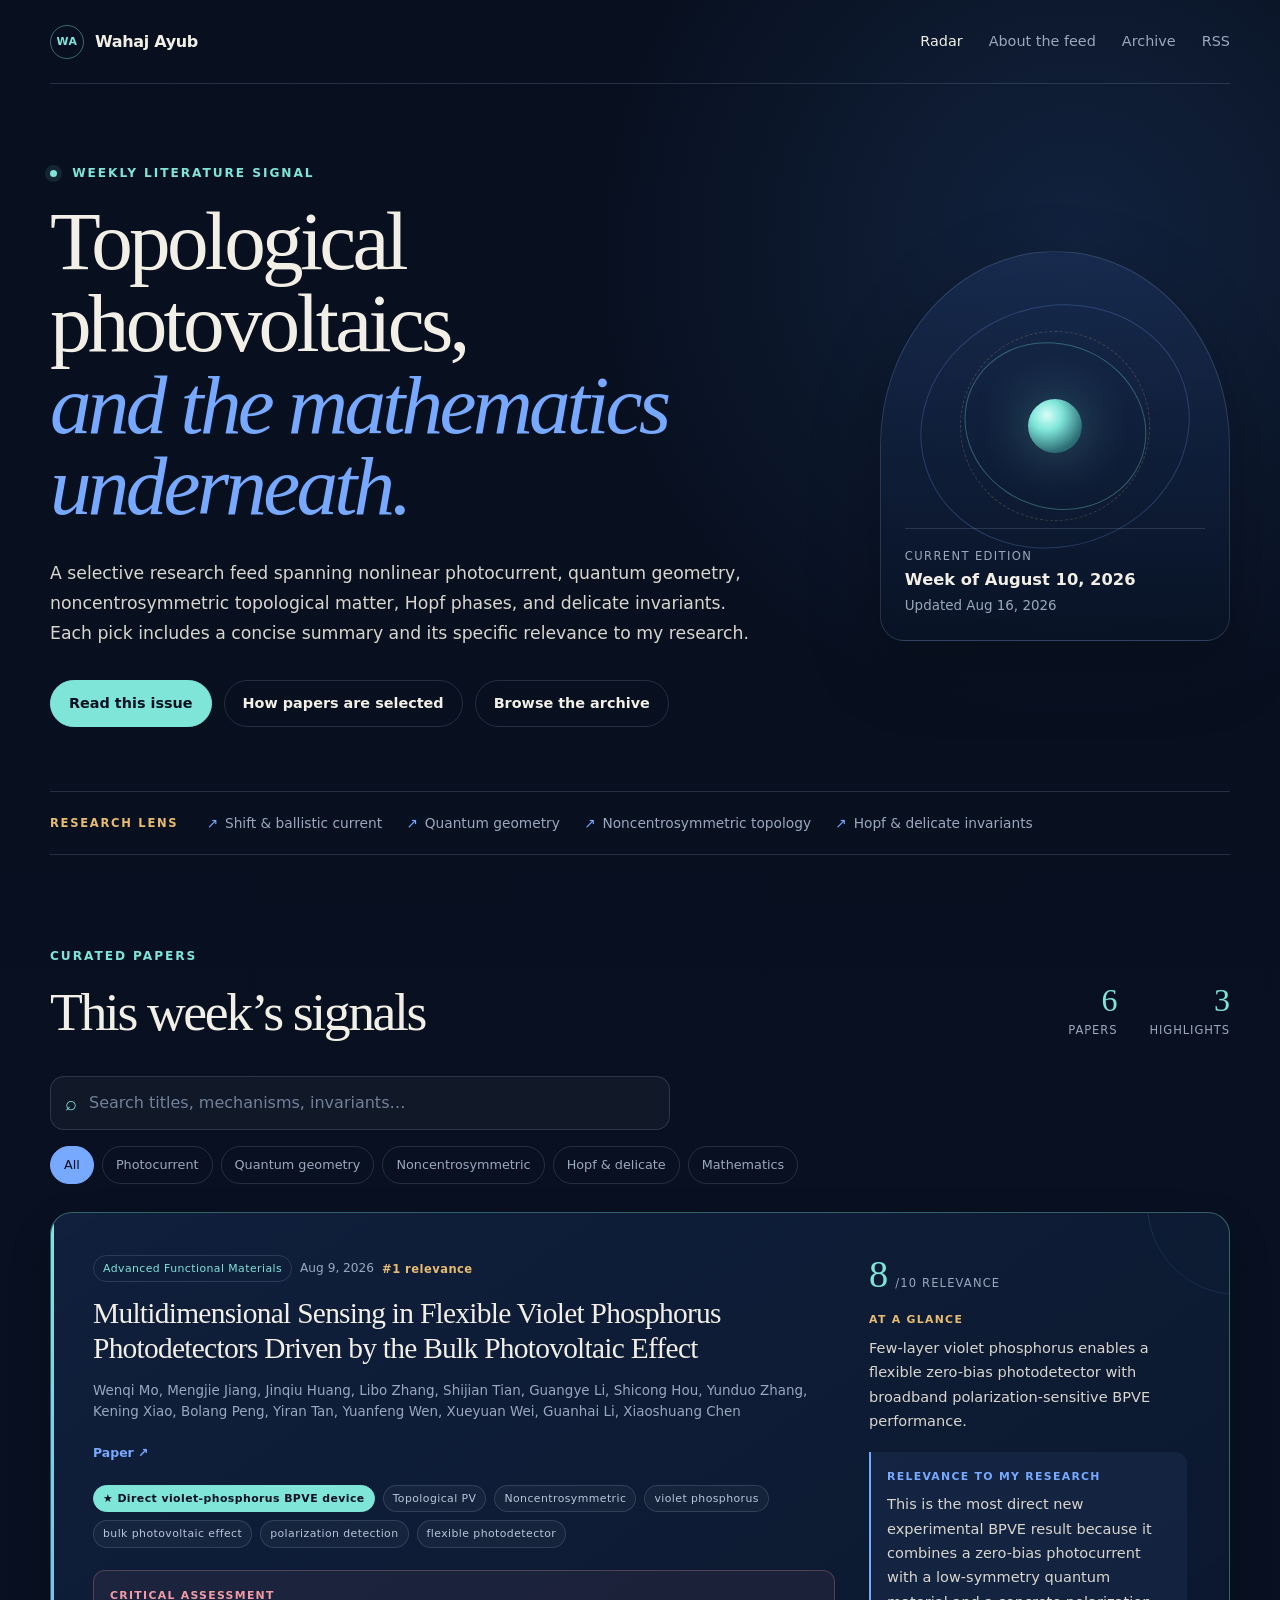
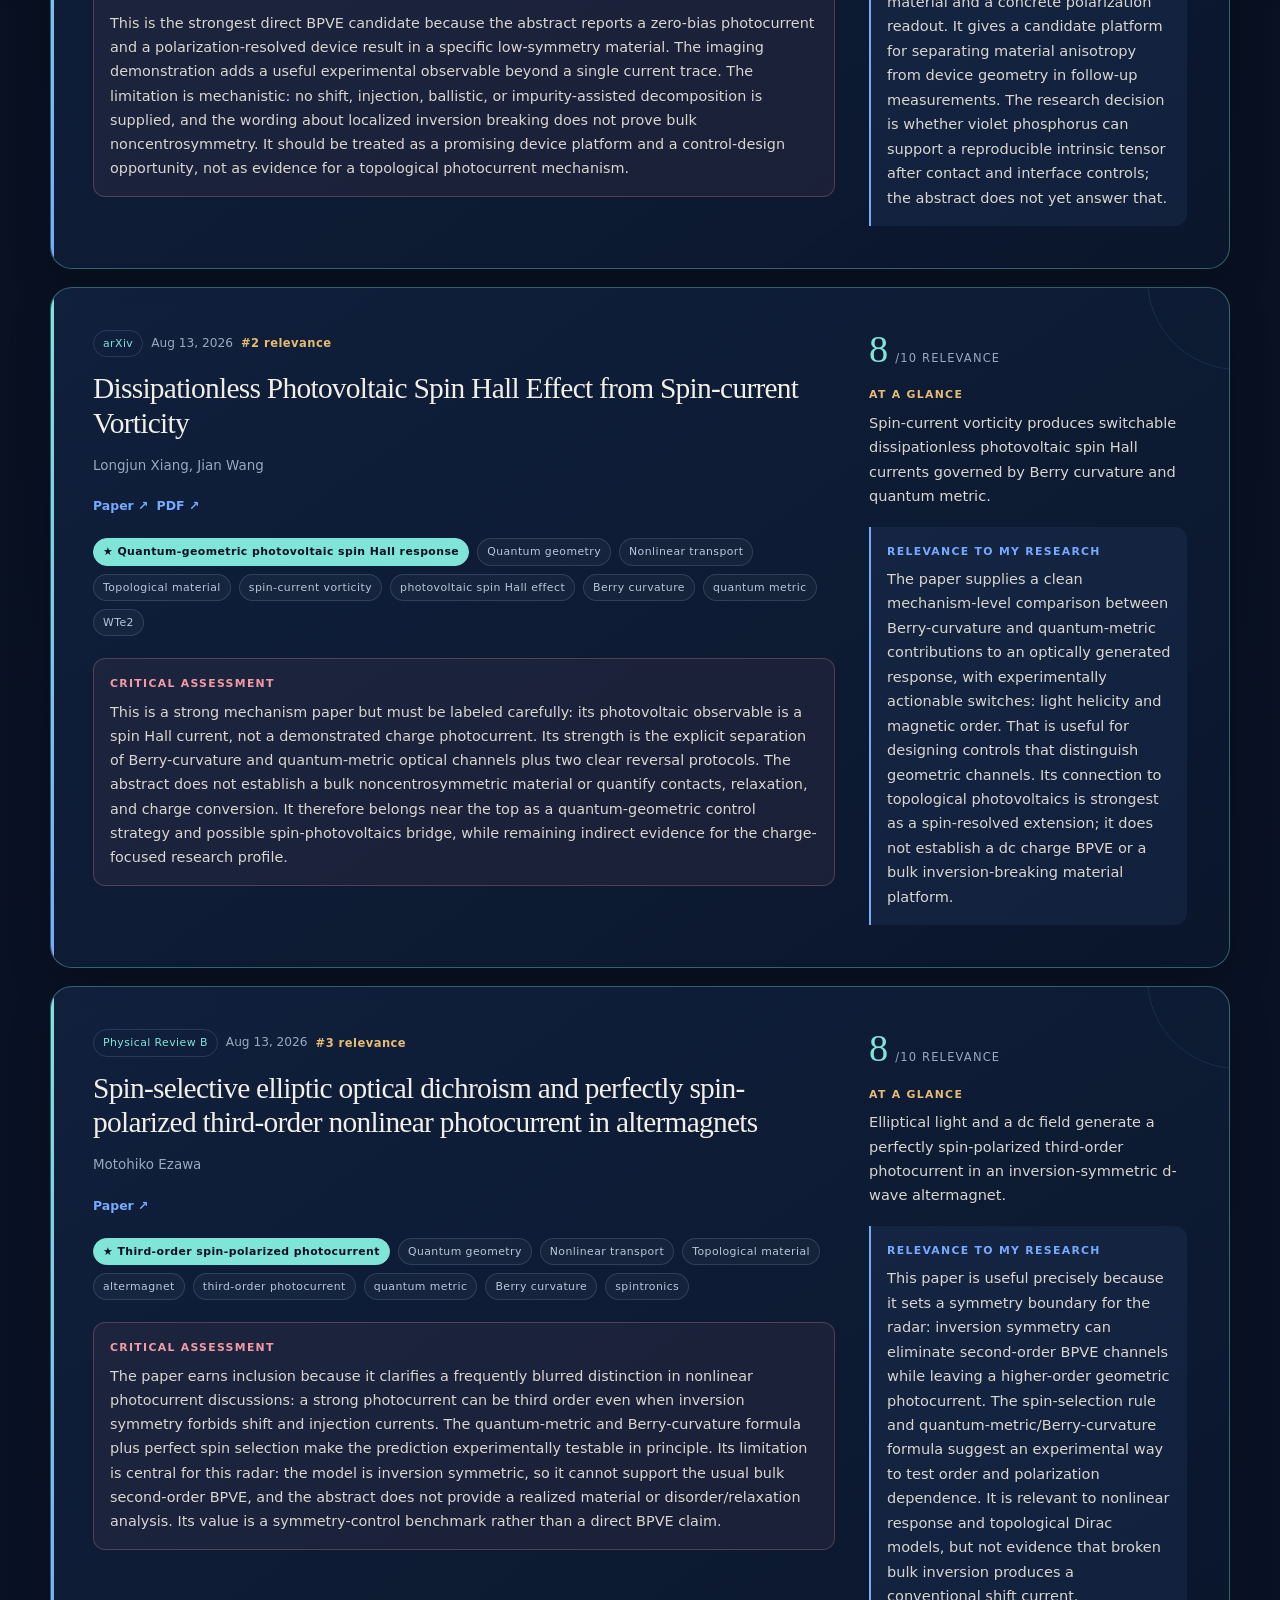
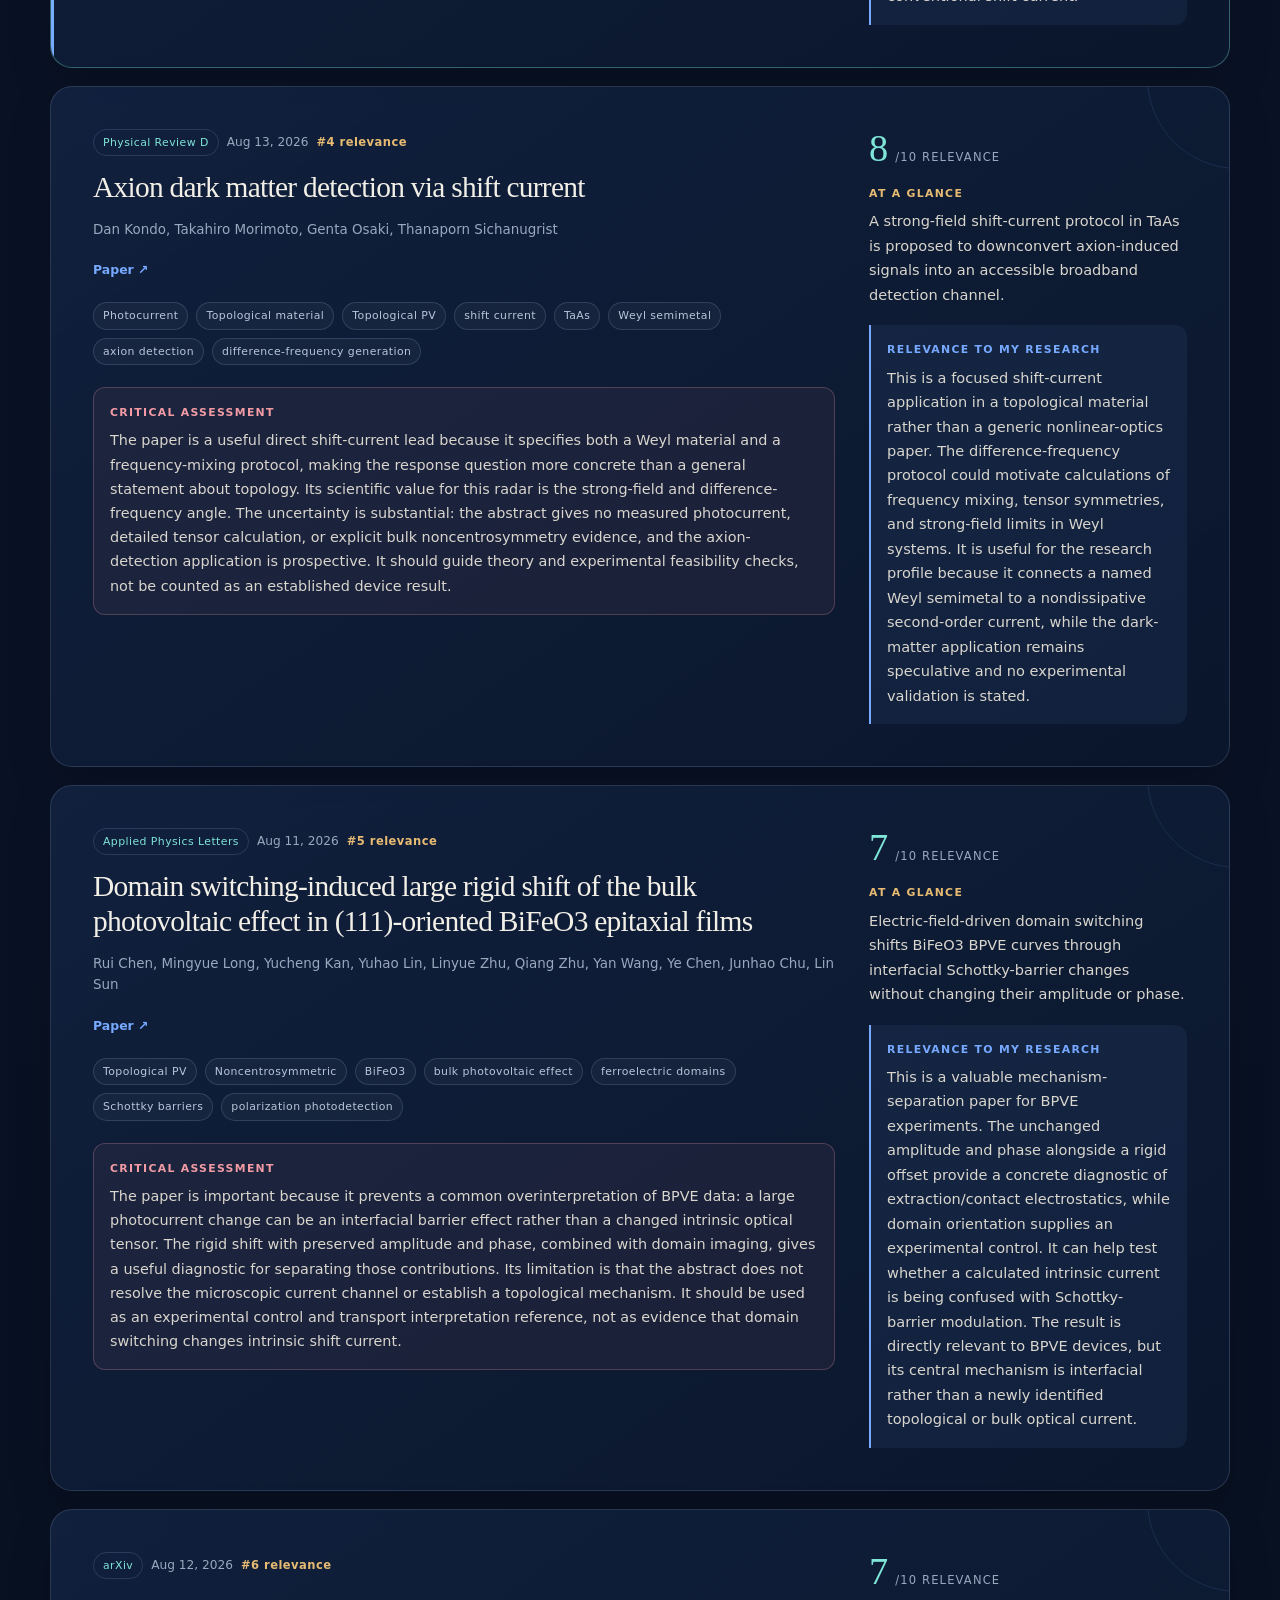
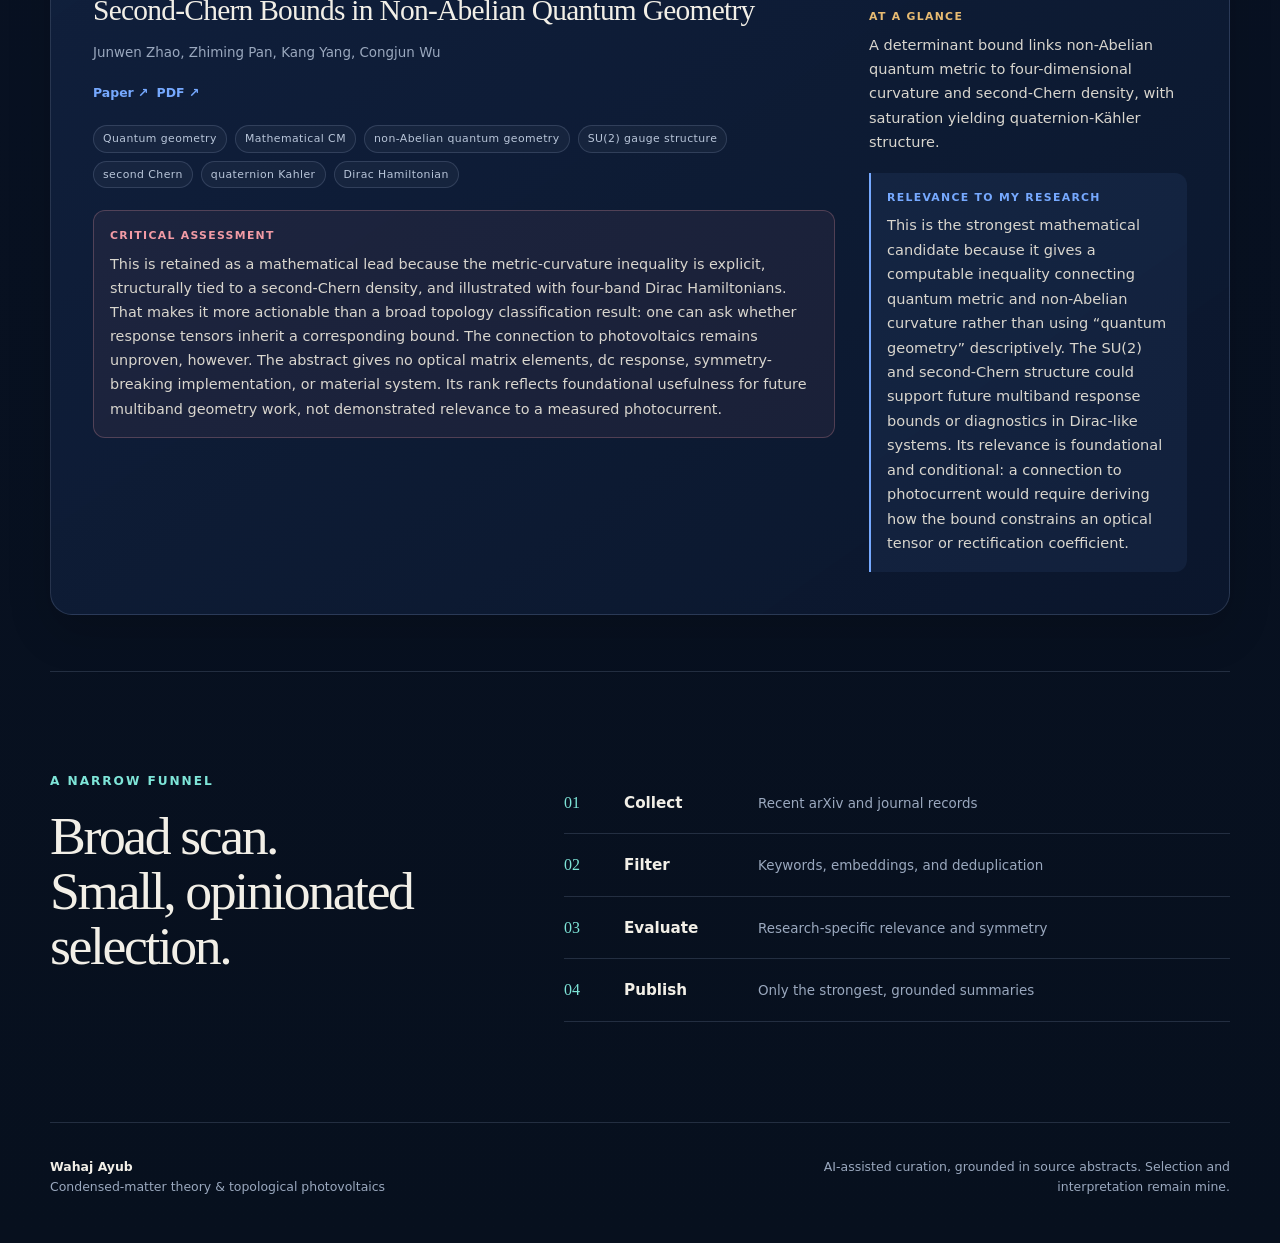
<file: index.html>
<!doctype html>
<html lang="en">
<head>
  <meta charset="utf-8">
  <meta name="viewport" content="width=device-width, initial-scale=1">
  <meta name="description" content="Wahaj Ayub's research radar for topological photovoltaics, quantum geometry, noncentrosymmetric materials, and mathematical condensed matter.">
  <meta name="theme-color" content="#08101f">
  <meta property="og:title" content="Wahaj Ayub — Research Radar">
  <meta property="og:description" content="Weekly signals from topological photovoltaics, quantum geometry, and the mathematics underneath.">
  <meta property="og:type" content="website">
  <meta property="og:url" content="https://wahajayub.me/">
  <link rel="canonical" href="https://wahajayub.me/">
  <link rel="alternate" type="application/rss+xml" title="Wahaj Ayub Research Radar" href="/feed.xml">
  <link rel="stylesheet" href="/styles.css">
  <link rel="icon" href="data:image/svg+xml,<svg xmlns=%22http://www.w3.org/2000/svg%22 viewBox=%220 0 100 100%22><text y=%22.9em%22 font-size=%2290%22>◈</text></svg>">
  <title>Wahaj Ayub — Research Radar</title>
</head>
<body>
  <a class="skip-link" href="#papers">Skip to papers</a>

  <header class="site-header">
    <a class="wordmark" href="/" aria-label="Wahaj Ayub home">
      <span class="wordmark-mark" aria-hidden="true">WA</span>
      <span>Wahaj Ayub</span>
    </a>
    <nav class="site-nav" aria-label="Primary navigation">
      <a class="active" href="/">Radar</a>
      <a href="/about.html">About the feed</a>
      <a href="/archive.html">Archive</a>
      <a href="/feed.xml">RSS</a>
    </nav>
  </header>

  <main>
    <section class="hero" aria-labelledby="page-title">
      <div class="hero-copy">
        <p class="eyebrow"><span class="live-dot" aria-hidden="true"></span> Weekly literature signal</p>
        <h1 id="page-title">Topological photovoltaics,<br><em>and the mathematics underneath.</em></h1>
        <p class="hero-intro">
          A selective research feed spanning nonlinear photocurrent, quantum geometry,
          noncentrosymmetric topological matter, Hopf phases, and delicate invariants.
          Each pick includes a concise summary and its specific relevance to my research.
        </p>
        <div class="hero-actions">
          <a class="button primary" href="#papers">Read this issue</a>
          <a class="button ghost" href="/about.html">How papers are selected</a>
          <a class="button ghost" href="/archive.html">Browse the archive</a>
        </div>
      </div>

      <aside class="signal-panel" aria-label="Current edition">
        <div class="signal-orbit" aria-hidden="true">
          <span class="orbit orbit-one"></span>
          <span class="orbit orbit-two"></span>
          <span class="orbit-core"></span>
        </div>
        <div class="signal-meta">
          <span class="signal-label">Current edition</span>
          <strong id="edition-label">Loading…</strong>
          <span id="updated-label">Checking the feed</span>
        </div>
      </aside>
    </section>

    <section class="lens-strip" aria-label="Research priorities">
      <span class="lens-label">Research lens</span>
      <div class="lens-items">
        <span>Shift &amp; ballistic current</span>
        <span>Quantum geometry</span>
        <span>Noncentrosymmetric topology</span>
        <span>Hopf &amp; delicate invariants</span>
      </div>
    </section>

    <section class="feed-section" id="papers" aria-labelledby="papers-title">
      <div class="section-heading">
        <div>
          <p class="eyebrow">Curated papers</p>
          <h2 id="papers-title">This week’s signals</h2>
        </div>
        <div class="issue-stats" aria-live="polite">
          <div><strong id="paper-count">—</strong><span>papers</span></div>
          <div><strong id="highlight-count">—</strong><span>highlights</span></div>
        </div>
      </div>

      <div class="controls" aria-label="Paper filters">
        <label class="search-box">
          <span class="sr-only">Search papers</span>
          <span aria-hidden="true">⌕</span>
          <input id="paper-search" type="search" placeholder="Search titles, mechanisms, invariants…" autocomplete="off">
        </label>
        <div class="filter-row" id="filter-row" role="group" aria-label="Filter by topic">
          <button class="filter active" type="button" data-filter="all" aria-pressed="true">All</button>
          <button class="filter" type="button" data-filter="shift_current" aria-pressed="false">Photocurrent</button>
          <button class="filter" type="button" data-filter="quantum_geometry" aria-pressed="false">Quantum geometry</button>
          <button class="filter" type="button" data-filter="noncentrosymmetric_materials" aria-pressed="false">Noncentrosymmetric</button>
          <button class="filter" type="button" data-filter="hopf_topology" aria-pressed="false">Hopf &amp; delicate</button>
          <button class="filter" type="button" data-filter="mathematical_condensed_matter" aria-pressed="false">Mathematics</button>
        </div>
      </div>

      <div class="feed-notice" id="feed-notice" hidden></div>
      <div class="paper-list" id="paper-list" aria-live="polite">
        <article class="paper-card skeleton-card" aria-label="Loading paper">
          <div class="skeleton line short"></div>
          <div class="skeleton line title"></div>
          <div class="skeleton line"></div>
          <div class="skeleton block"></div>
        </article>
      </div>
      <div class="empty-state" id="empty-state" hidden>
        <span aria-hidden="true">∅</span>
        <h3>No matching signals</h3>
        <p>Try a broader topic or clear the search.</p>
      </div>
    </section>

    <section class="method-preview">
      <div>
        <p class="eyebrow">A narrow funnel</p>
        <h2>Broad scan.<br>Small, opinionated selection.</h2>
      </div>
      <ol class="funnel" aria-label="Selection process">
        <li><span>01</span><strong>Collect</strong><small>Recent arXiv and journal records</small></li>
        <li><span>02</span><strong>Filter</strong><small>Keywords, embeddings, and deduplication</small></li>
        <li><span>03</span><strong>Evaluate</strong><small>Research-specific relevance and symmetry</small></li>
        <li><span>04</span><strong>Publish</strong><small>Only the strongest, grounded summaries</small></li>
      </ol>
    </section>
  </main>

  <footer class="site-footer">
    <div>
      <strong>Wahaj Ayub</strong>
      <span>Condensed-matter theory &amp; topological photovoltaics</span>
    </div>
    <p>AI-assisted curation, grounded in source abstracts. Selection and interpretation remain mine.</p>
  </footer>

  <script src="/app.js?v=20260721-4" defer></script>
</body>
</html>
</file>
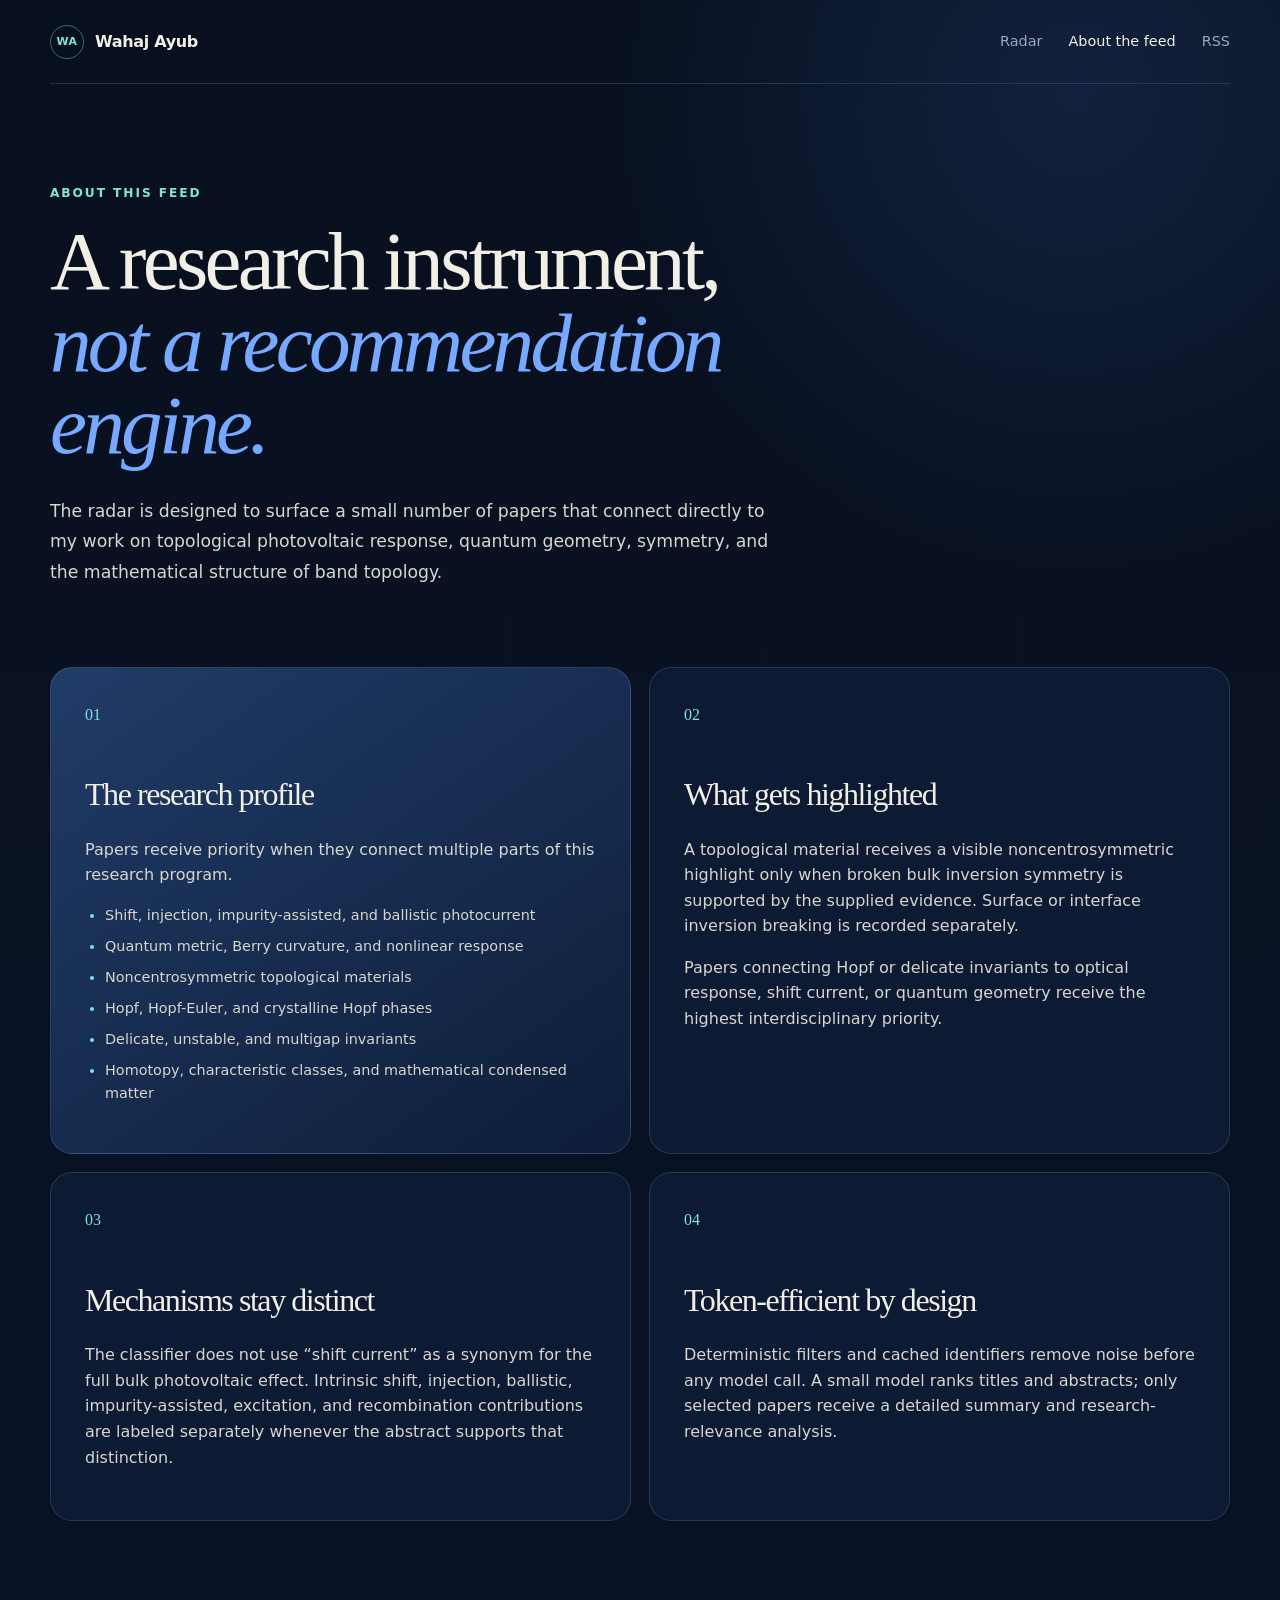
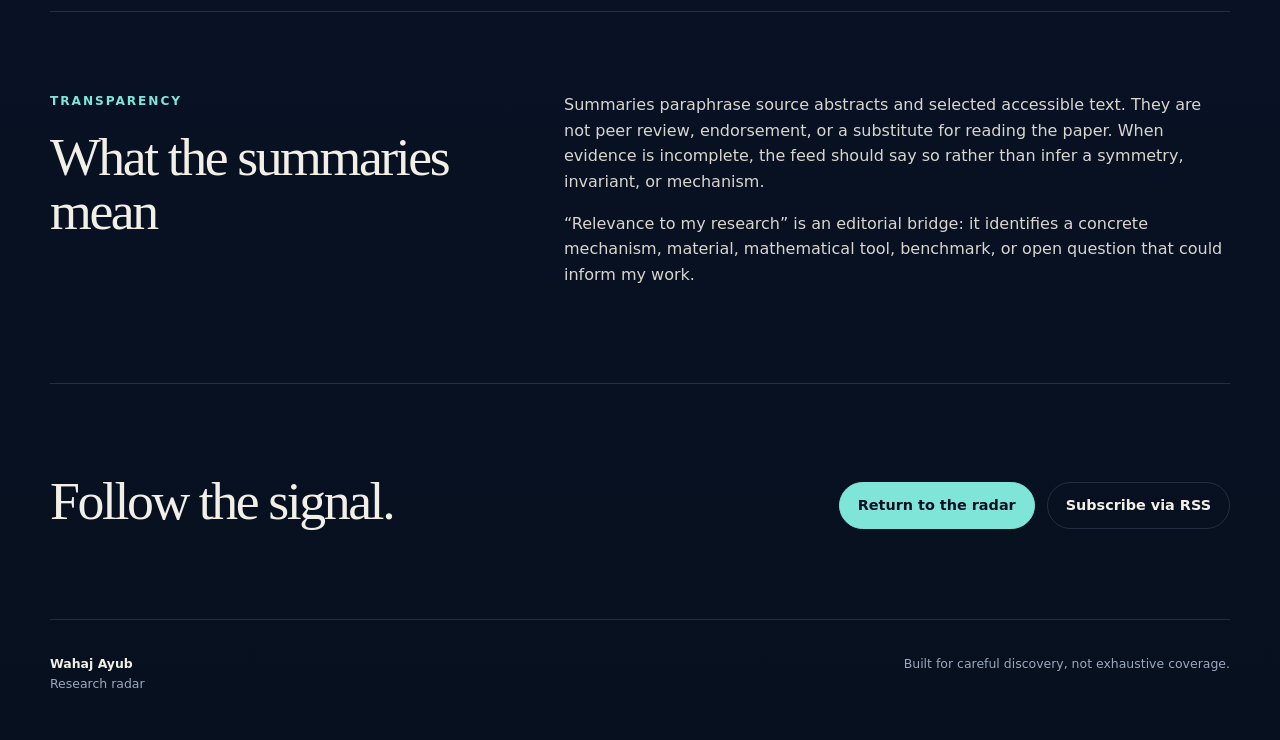
<file: about.html>
<!doctype html>
<html lang="en">
<head>
  <meta charset="utf-8">
  <meta name="viewport" content="width=device-width, initial-scale=1">
  <meta name="description" content="How Wahaj Ayub's research radar selects, evaluates, and summarizes papers.">
  <meta name="theme-color" content="#08101f">
  <link rel="stylesheet" href="/styles.css">
  <link rel="canonical" href="https://wahajayub.me/about.html">
  <title>About the feed — Wahaj Ayub</title>
</head>
<body>
  <a class="skip-link" href="#content">Skip to content</a>
  <header class="site-header">
    <a class="wordmark" href="/" aria-label="Wahaj Ayub home">
      <span class="wordmark-mark" aria-hidden="true">WA</span>
      <span>Wahaj Ayub</span>
    </a>
    <nav class="site-nav" aria-label="Primary navigation">
      <a href="/">Radar</a>
      <a class="active" href="/about.html">About the feed</a>
      <a href="/feed.xml">RSS</a>
    </nav>
  </header>

  <main id="content" class="about-main">
    <section class="about-hero">
      <p class="eyebrow">About this feed</p>
      <h1>A research instrument,<br><em>not a recommendation engine.</em></h1>
      <p>
        The radar is designed to surface a small number of papers that connect directly to
        my work on topological photovoltaic response, quantum geometry, symmetry, and the
        mathematical structure of band topology.
      </p>
    </section>

    <section class="about-grid">
      <article class="about-card accent-card">
        <span class="card-index">01</span>
        <h2>The research profile</h2>
        <p>Papers receive priority when they connect multiple parts of this research program.</p>
        <ul class="topic-list">
          <li>Shift, injection, impurity-assisted, and ballistic photocurrent</li>
          <li>Quantum metric, Berry curvature, and nonlinear response</li>
          <li>Noncentrosymmetric topological materials</li>
          <li>Hopf, Hopf-Euler, and crystalline Hopf phases</li>
          <li>Delicate, unstable, and multigap invariants</li>
          <li>Homotopy, characteristic classes, and mathematical condensed matter</li>
        </ul>
      </article>

      <article class="about-card">
        <span class="card-index">02</span>
        <h2>What gets highlighted</h2>
        <p>
          A topological material receives a visible noncentrosymmetric highlight only when
          broken bulk inversion symmetry is supported by the supplied evidence. Surface or
          interface inversion breaking is recorded separately.
        </p>
        <p>
          Papers connecting Hopf or delicate invariants to optical response, shift current,
          or quantum geometry receive the highest interdisciplinary priority.
        </p>
      </article>

      <article class="about-card">
        <span class="card-index">03</span>
        <h2>Mechanisms stay distinct</h2>
        <p>
          The classifier does not use “shift current” as a synonym for the full bulk
          photovoltaic effect. Intrinsic shift, injection, ballistic, impurity-assisted,
          excitation, and recombination contributions are labeled separately whenever the
          abstract supports that distinction.
        </p>
      </article>

      <article class="about-card">
        <span class="card-index">04</span>
        <h2>Token-efficient by design</h2>
        <p>
          Deterministic filters and cached identifiers remove noise before any model call.
          A small model ranks titles and abstracts; only selected papers receive a detailed
          summary and research-relevance analysis.
        </p>
      </article>
    </section>

    <section class="transparency">
      <div>
        <p class="eyebrow">Transparency</p>
        <h2>What the summaries mean</h2>
      </div>
      <div class="transparency-copy">
        <p>
          Summaries paraphrase source abstracts and selected accessible text. They are not
          peer review, endorsement, or a substitute for reading the paper. When evidence is
          incomplete, the feed should say so rather than infer a symmetry, invariant, or mechanism.
        </p>
        <p>
          “Relevance to my research” is an editorial bridge: it identifies a concrete mechanism,
          material, mathematical tool, benchmark, or open question that could inform my work.
        </p>
      </div>
    </section>

    <section class="about-cta">
      <h2>Follow the signal.</h2>
      <div>
        <a class="button primary" href="/">Return to the radar</a>
        <a class="button ghost" href="/feed.xml">Subscribe via RSS</a>
      </div>
    </section>
  </main>

  <footer class="site-footer">
    <div><strong>Wahaj Ayub</strong><span>Research radar</span></div>
    <p>Built for careful discovery, not exhaustive coverage.</p>
  </footer>
</body>
</html>
</file>
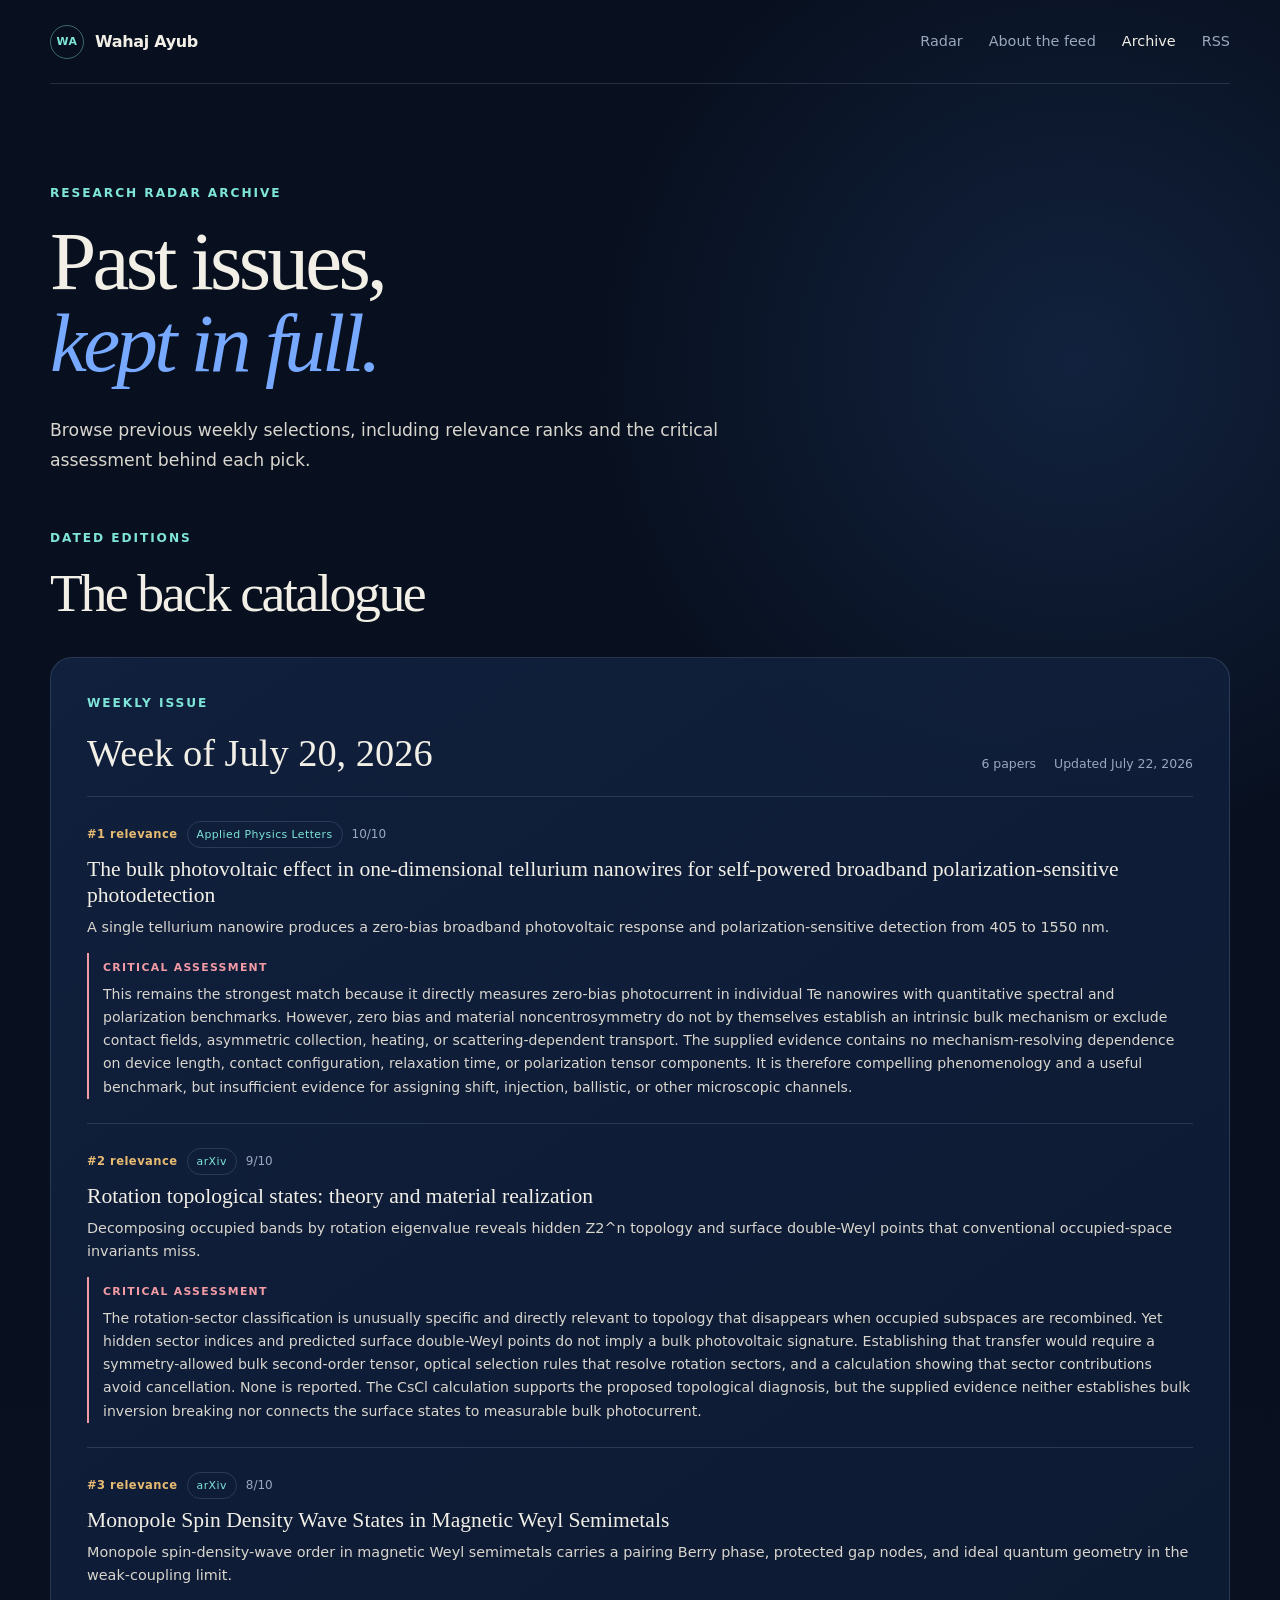
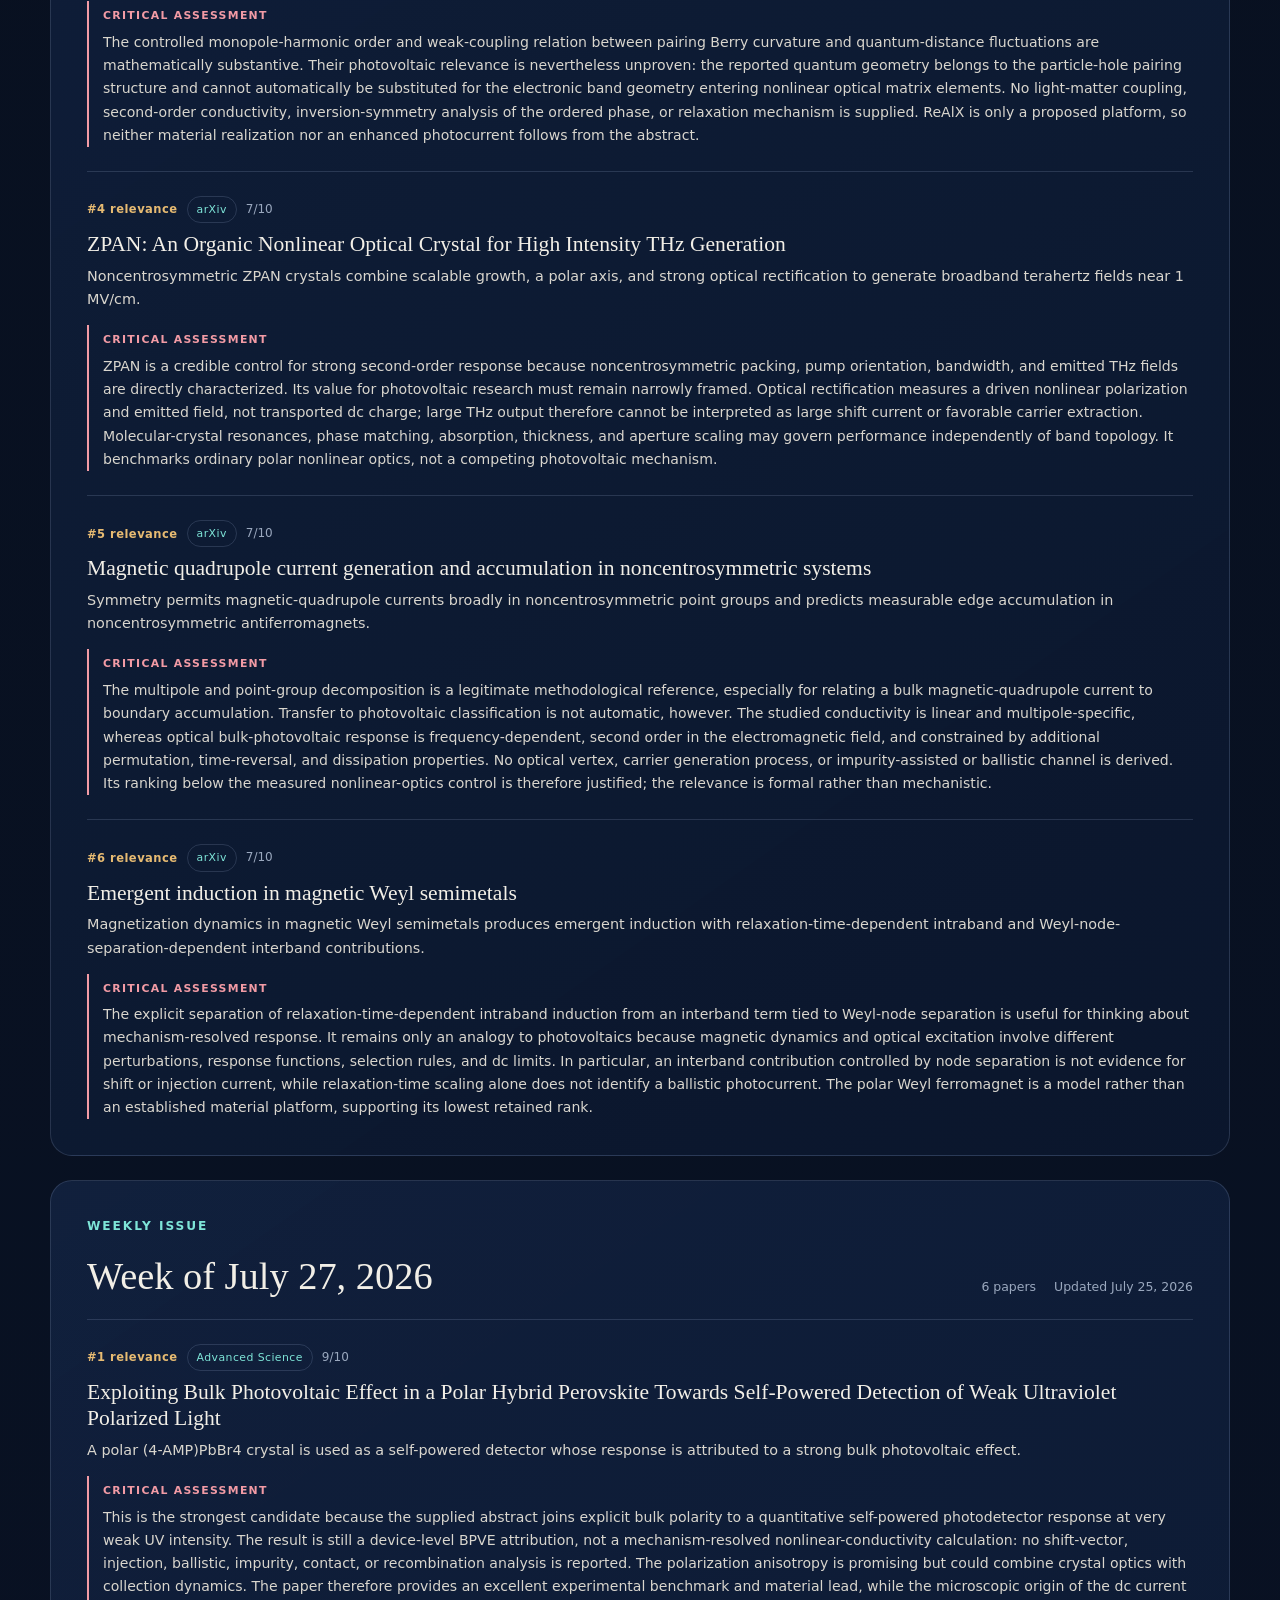
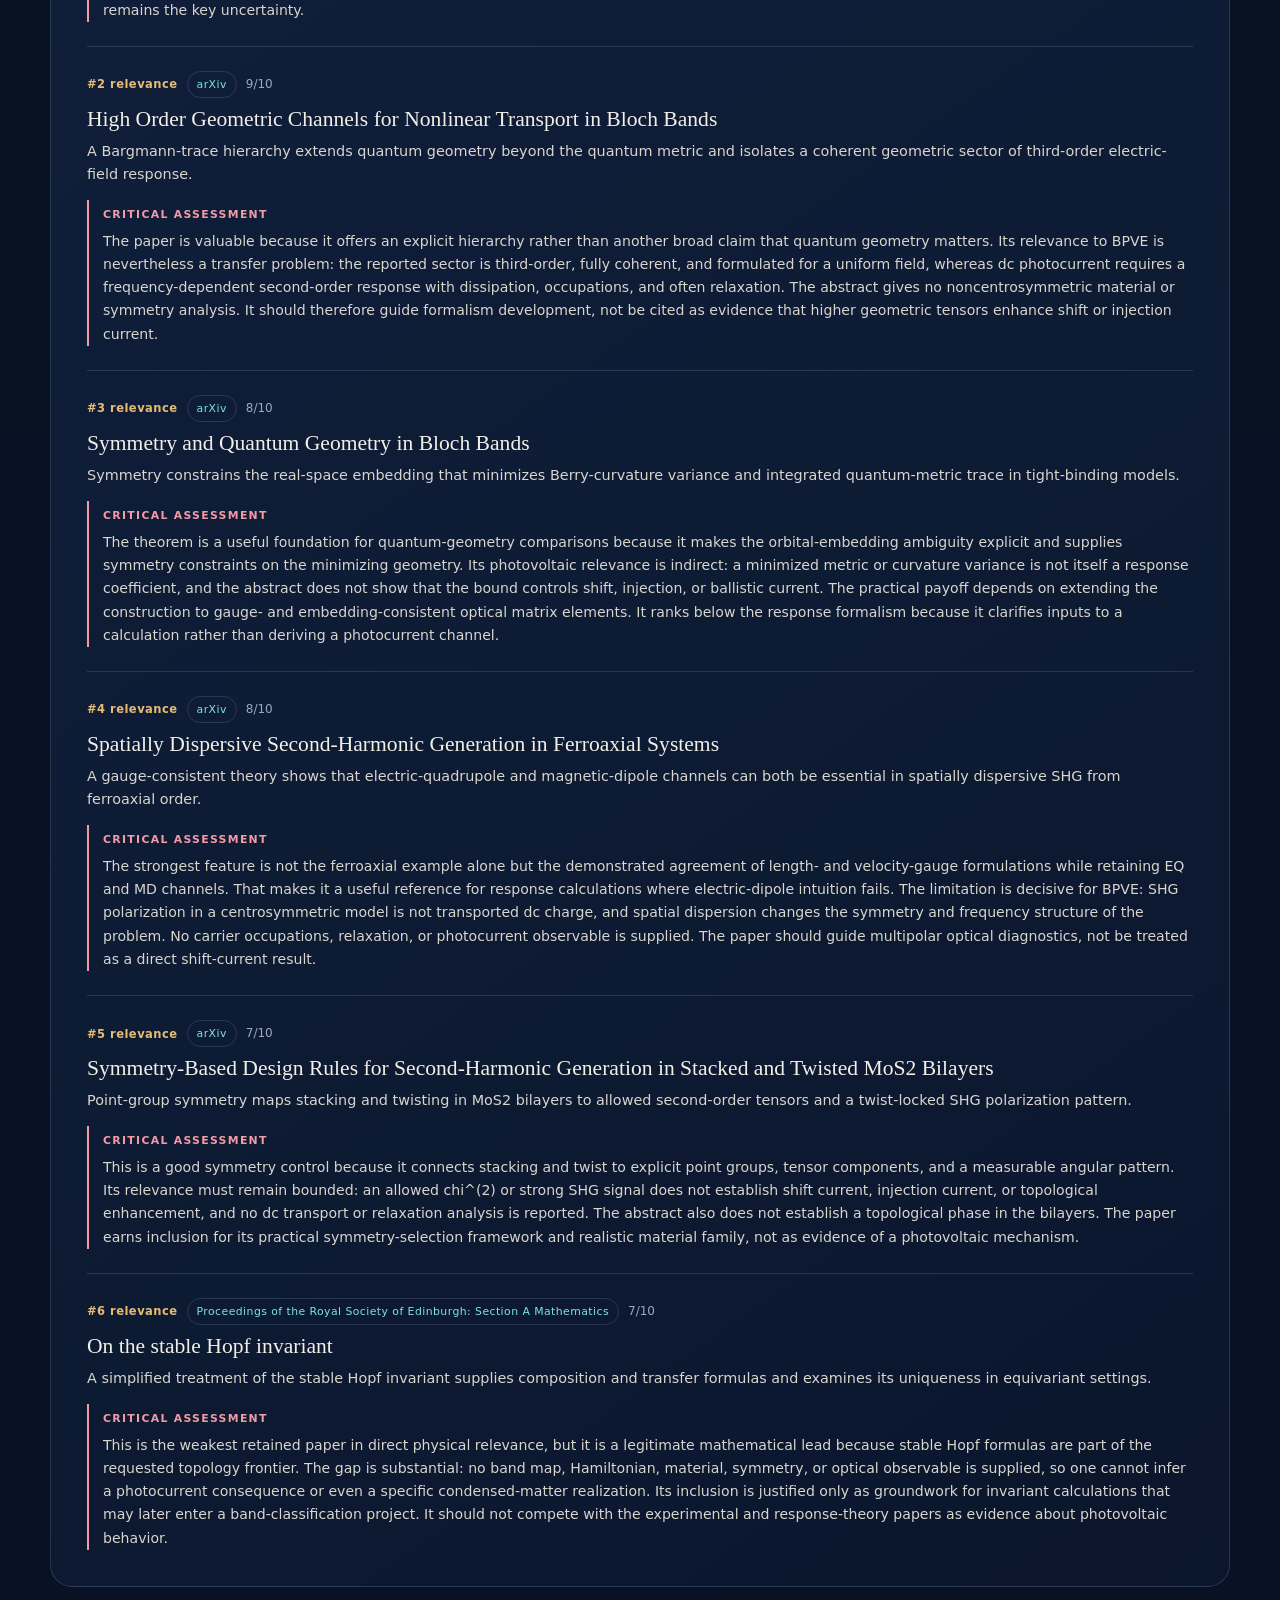
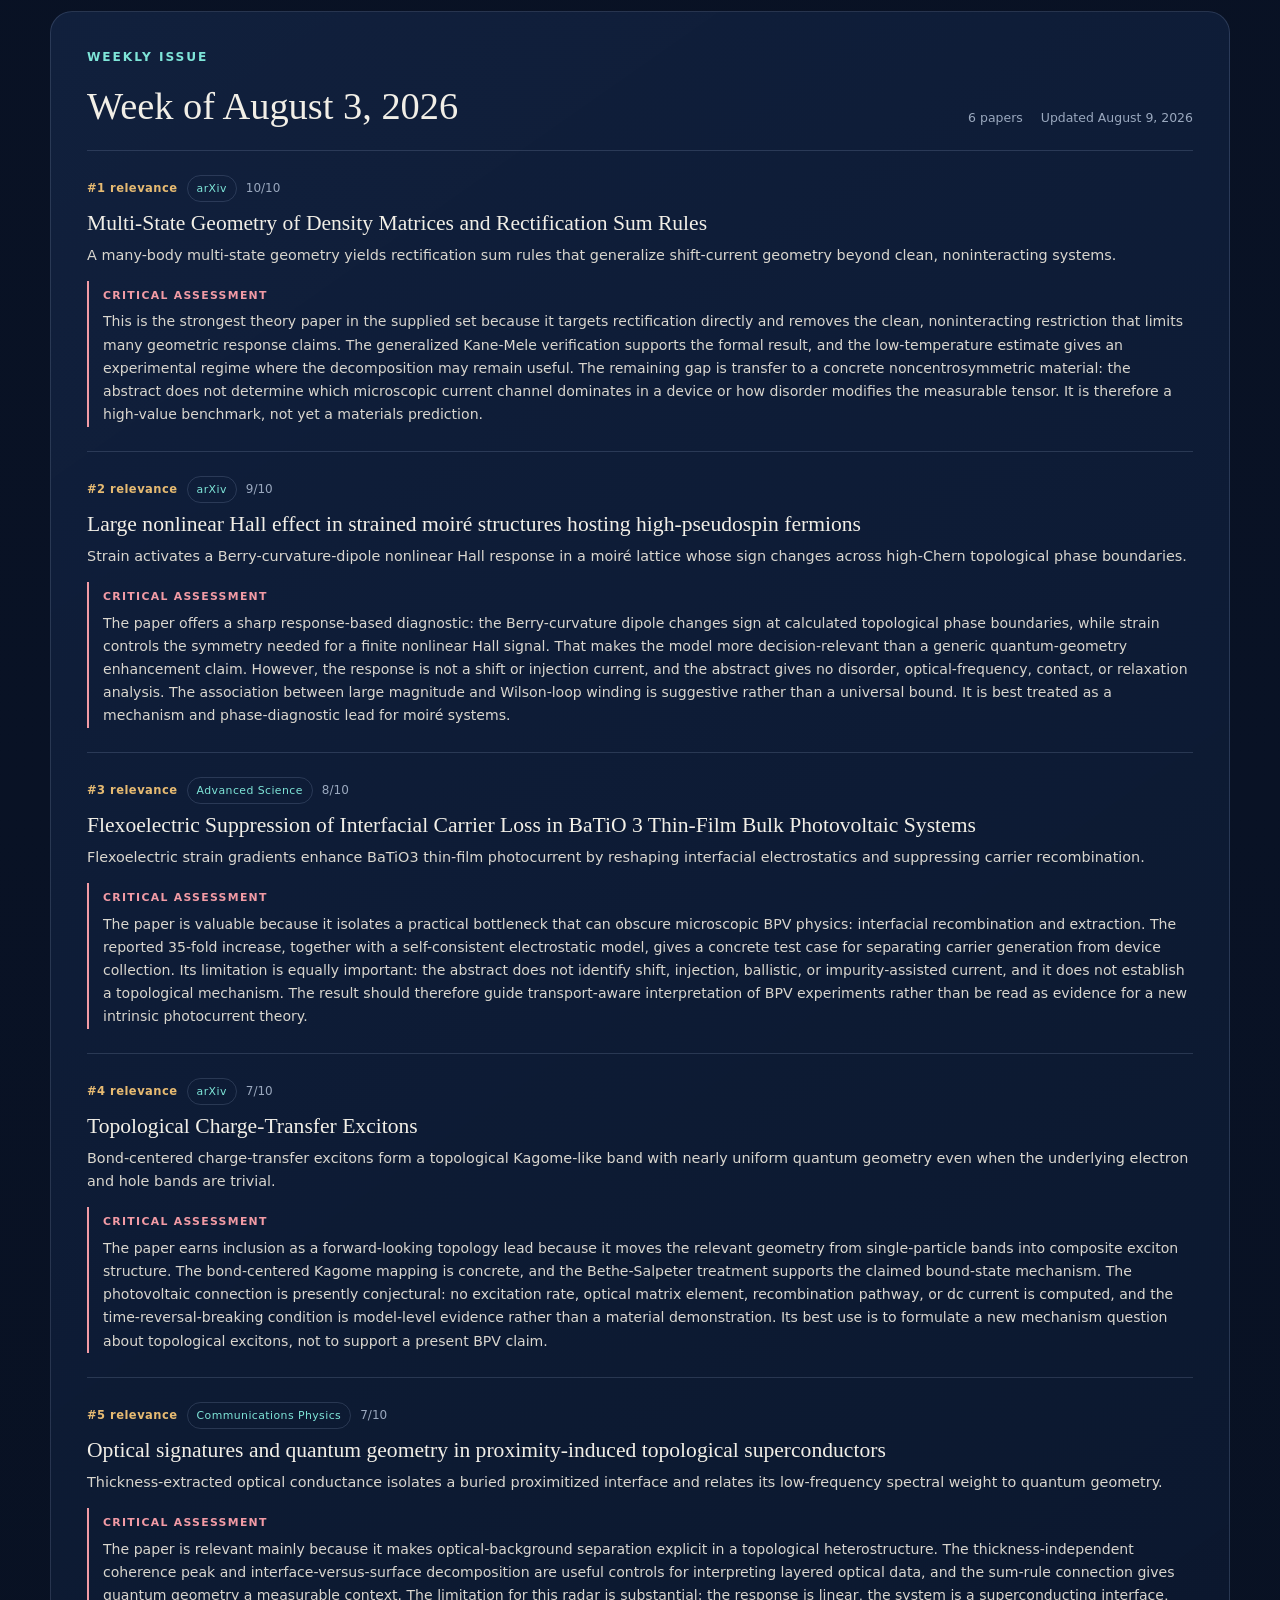
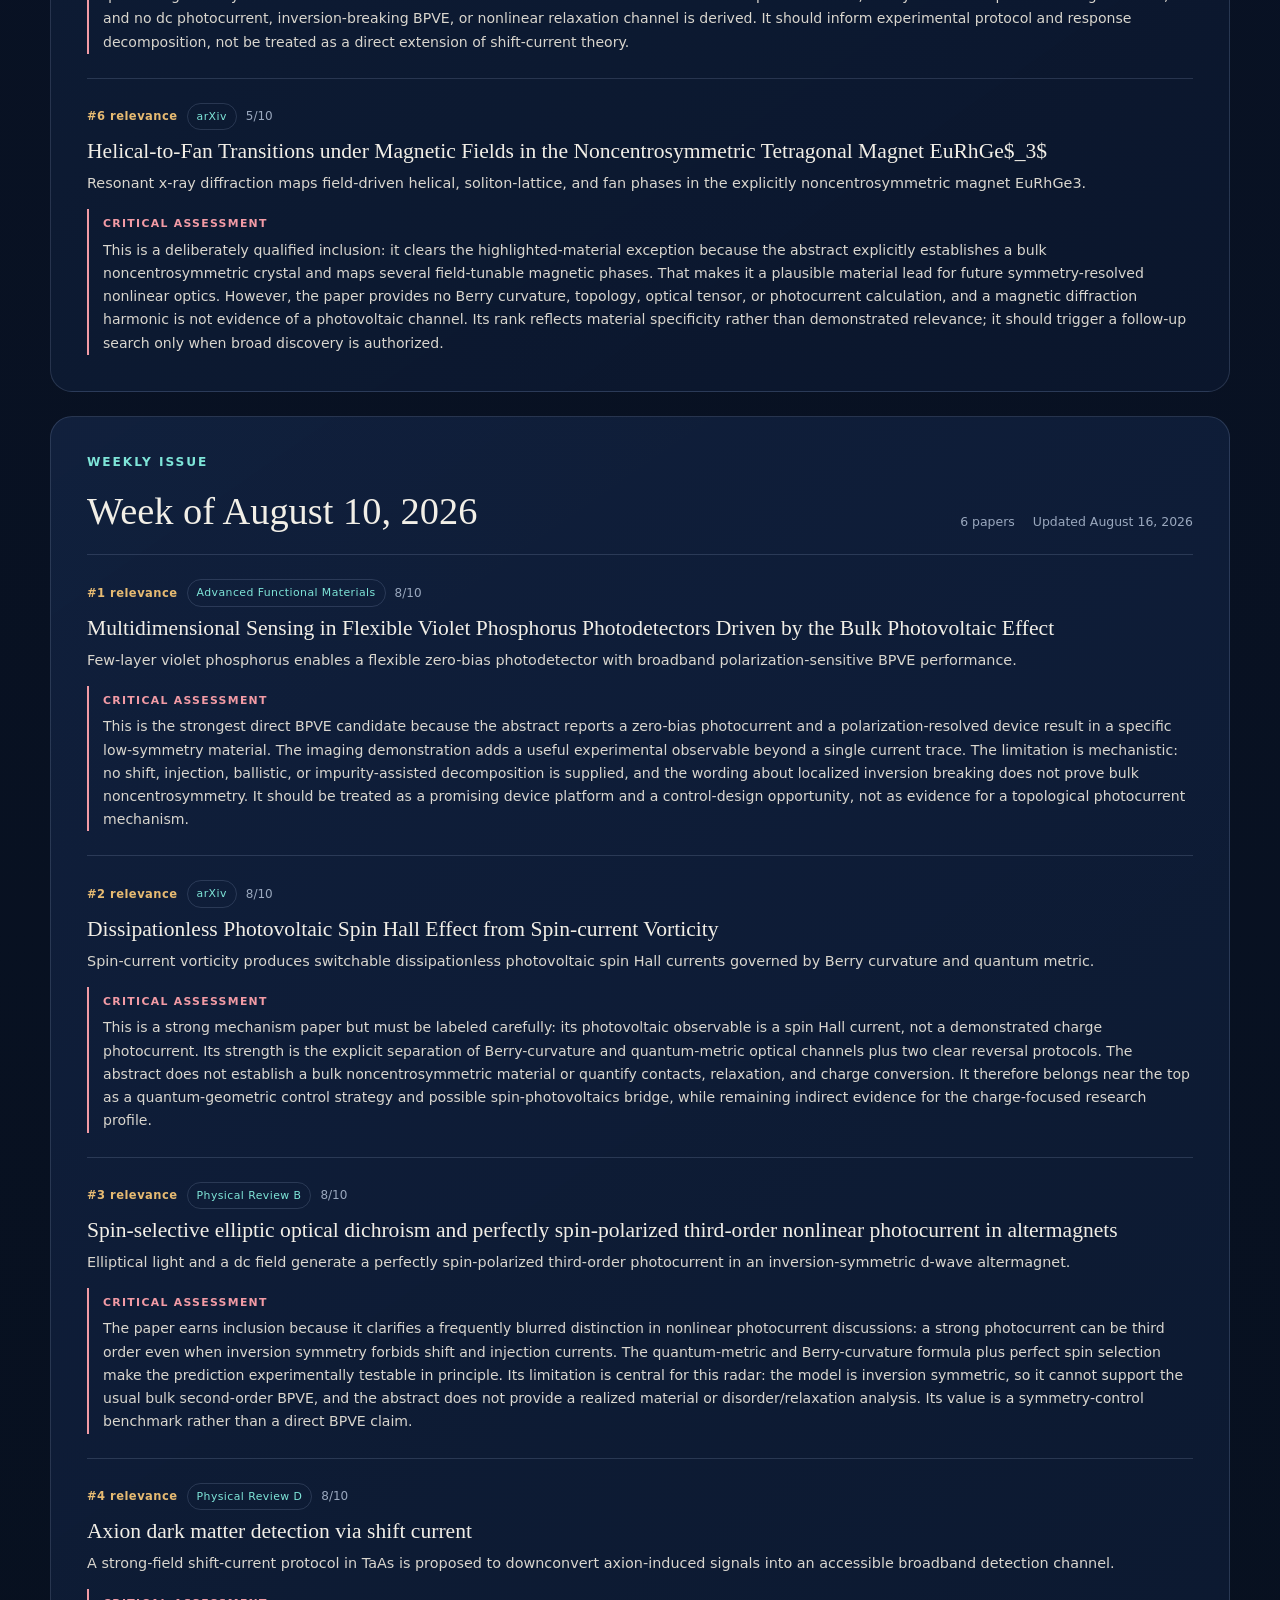
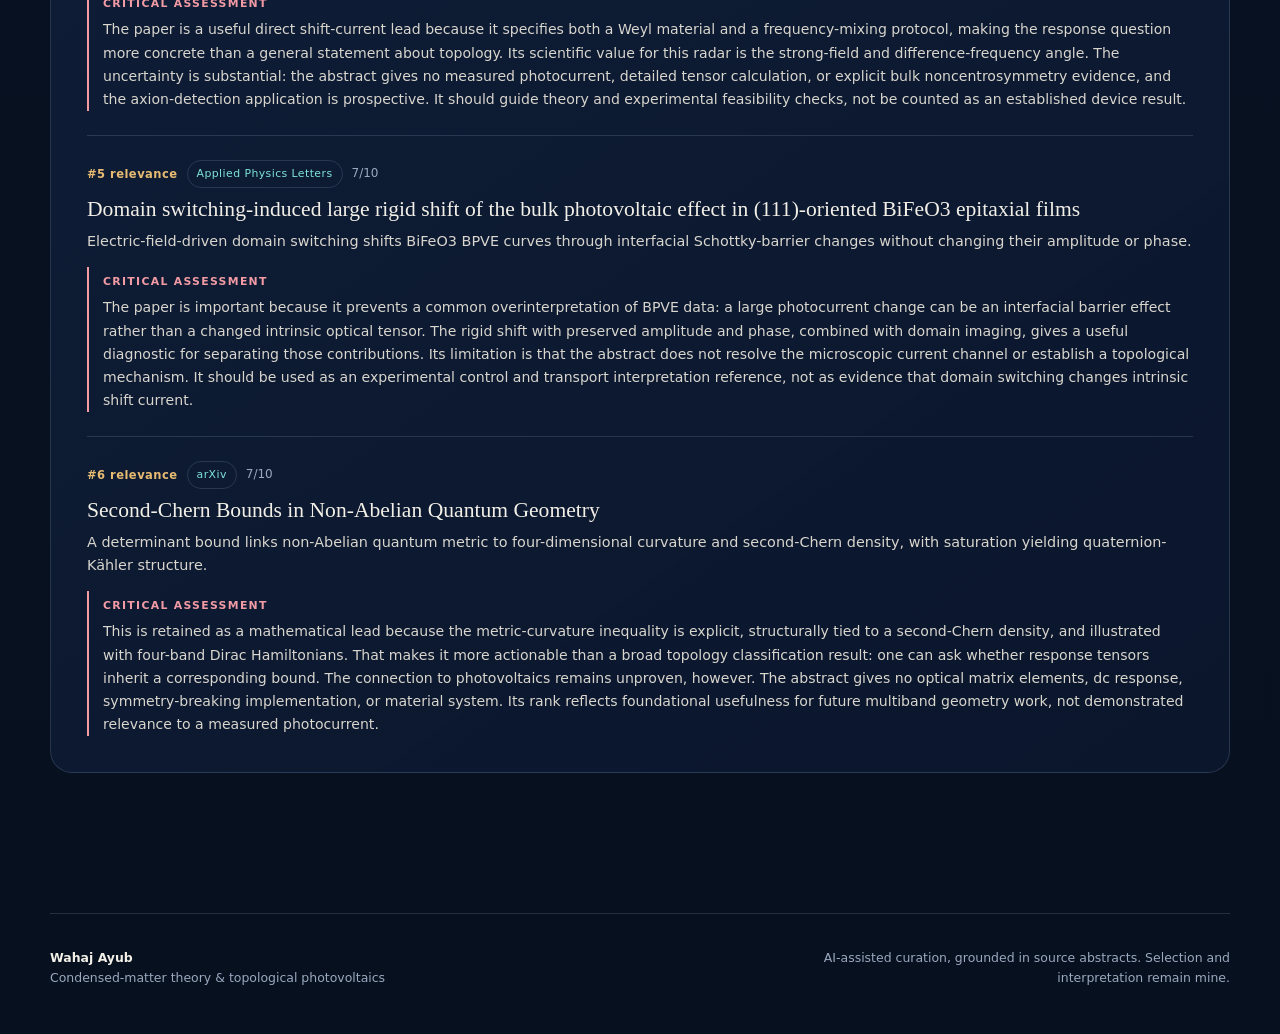
<file: archive.html>
<!doctype html>
<html lang="en">
<head>
  <meta charset="utf-8">
  <meta name="viewport" content="width=device-width, initial-scale=1">
  <meta name="description" content="Previous weekly editions of Wahaj Ayub's research radar.">
  <meta name="theme-color" content="#08101f">
  <link rel="canonical" href="https://wahajayub.me/archive.html">
  <link rel="stylesheet" href="/styles.css">
  <title>Archive — Wahaj Ayub Research Radar</title>
</head>
<body>
  <a class="skip-link" href="#archive">Skip to archive</a>
  <header class="site-header">
    <a class="wordmark" href="/" aria-label="Wahaj Ayub home">
      <span class="wordmark-mark" aria-hidden="true">WA</span>
      <span>Wahaj Ayub</span>
    </a>
    <nav class="site-nav" aria-label="Primary navigation">
      <a href="/">Radar</a>
      <a href="/about.html">About the feed</a>
      <a class="active" href="/archive.html">Archive</a>
      <a href="/feed.xml">RSS</a>
    </nav>
  </header>
  <main id="archive" class="archive-main">
    <section class="about-hero archive-hero">
      <p class="eyebrow">Research radar archive</p>
      <h1>Past issues,<br><em>kept in full.</em></h1>
      <p>Browse previous weekly selections, including relevance ranks and the critical assessment behind each pick.</p>
    </section>
    <section class="archive-list" aria-labelledby="archive-title">
      <div class="section-heading">
        <div><p class="eyebrow">Dated editions</p><h2 id="archive-title">The back catalogue</h2></div>
      </div>
      <div id="archive-items" class="archive-items" aria-live="polite">
        <article class="archive-card skeleton-card"><div class="skeleton line title"></div><div class="skeleton line"></div></article>
      </div>
      <div class="empty-state" id="archive-empty" hidden>
        <span aria-hidden="true">∅</span><h3>No archived issues yet</h3><p>Once an issue is published, it will appear here.</p>
      </div>
    </section>
  </main>
  <footer class="site-footer">
    <div><strong>Wahaj Ayub</strong><span>Condensed-matter theory &amp; topological photovoltaics</span></div>
    <p>AI-assisted curation, grounded in source abstracts. Selection and interpretation remain mine.</p>
  </footer>
  <script src="/archive.js" defer></script>
</body>
</html>
</file>
<file: styles.css>
:root {
  --ink: #08101f;
  --ink-soft: #0d1830;
  --panel: #111f3b;
  --panel-light: #172747;
  --paper: #f2efe7;
  --paper-soft: #d9d6ce;
  --muted: #9aa8be;
  --blue: #76a9ff;
  --cyan: #7ee5d8;
  --gold: #e7bb72;
  --rose: #f29ba5;
  --border: rgba(187, 207, 240, 0.16);
  --shadow: 0 24px 70px rgba(0, 0, 0, 0.28);
  --radius: 22px;
  --max: 1180px;
}

* { box-sizing: border-box; }
html { scroll-behavior: smooth; }
body {
  margin: 0;
  min-width: 320px;
  color: var(--paper);
  background:
    radial-gradient(circle at 84% 4%, rgba(56, 105, 184, 0.2), transparent 30rem),
    linear-gradient(180deg, #08101f 0%, #091225 62%, #07101e 100%);
  font-family: Inter, ui-sans-serif, system-ui, -apple-system, BlinkMacSystemFont, "Segoe UI", sans-serif;
  line-height: 1.6;
  -webkit-font-smoothing: antialiased;
}

body::before {
  content: "";
  position: fixed;
  inset: 0;
  pointer-events: none;
  opacity: 0.23;
  background-image: linear-gradient(rgba(255,255,255,.018) 1px, transparent 1px), linear-gradient(90deg, rgba(255,255,255,.018) 1px, transparent 1px);
  background-size: 42px 42px;
  mask-image: linear-gradient(to bottom, black, transparent 68%);
}

a { color: inherit; }
button, input { font: inherit; }
button { color: inherit; }

.skip-link {
  position: fixed;
  left: 16px;
  top: -60px;
  z-index: 50;
  padding: 10px 14px;
  border-radius: 8px;
  color: var(--ink);
  background: var(--cyan);
  transition: top .2s ease;
}
.skip-link:focus { top: 16px; }
.sr-only {
  position: absolute;
  width: 1px;
  height: 1px;
  padding: 0;
  margin: -1px;
  overflow: hidden;
  clip: rect(0, 0, 0, 0);
  white-space: nowrap;
  border: 0;
}

.site-header,
main,
.site-footer {
  width: min(calc(100% - 40px), var(--max));
  margin-inline: auto;
  position: relative;
  z-index: 1;
}

.site-header {
  display: flex;
  align-items: center;
  justify-content: space-between;
  min-height: 84px;
  border-bottom: 1px solid var(--border);
}

.wordmark {
  display: inline-flex;
  align-items: center;
  gap: 11px;
  font-weight: 720;
  text-decoration: none;
  letter-spacing: -.02em;
}

.wordmark-mark {
  display: grid;
  place-items: center;
  width: 34px;
  aspect-ratio: 1;
  border: 1px solid rgba(126, 229, 216, .42);
  border-radius: 50%;
  color: var(--cyan);
  font-size: .68rem;
  letter-spacing: .04em;
}

.site-nav { display: flex; gap: 26px; }
.site-nav a {
  color: var(--muted);
  font-size: .9rem;
  text-decoration: none;
  transition: color .15s ease;
}
.site-nav a:hover,
.site-nav a.active { color: var(--paper); }

.hero {
  display: grid;
  grid-template-columns: minmax(0, 1.35fr) minmax(270px, .65fr);
  gap: clamp(40px, 8vw, 110px);
  align-items: center;
  min-height: 640px;
  padding: 80px 0 64px;
}

.eyebrow {
  margin: 0 0 18px;
  color: var(--cyan);
  font-size: .76rem;
  font-weight: 760;
  letter-spacing: .16em;
  text-transform: uppercase;
}

.live-dot {
  display: inline-block;
  width: 7px;
  height: 7px;
  margin-right: 9px;
  border-radius: 50%;
  background: var(--cyan);
  box-shadow: 0 0 0 5px rgba(126, 229, 216, .1);
}

h1, h2, h3, p { overflow-wrap: anywhere; }
h1, h2 {
  font-family: Georgia, "Times New Roman", serif;
  letter-spacing: -.045em;
}

.hero h1,
.about-hero h1 {
  max-width: 900px;
  margin: 0;
  font-size: clamp(3rem, 6.5vw, 6.15rem);
  font-weight: 500;
  line-height: .98;
}
.hero h1 em,
.about-hero h1 em {
  color: var(--blue);
  font-weight: 400;
}

.hero-intro,
.about-hero > p:last-child {
  max-width: 720px;
  margin: 30px 0 0;
  color: var(--paper-soft);
  font-size: clamp(1rem, 1.35vw, 1.16rem);
  line-height: 1.75;
}

.hero-actions,
.about-cta > div { display: flex; flex-wrap: wrap; gap: 12px; margin-top: 32px; }
.button {
  display: inline-flex;
  align-items: center;
  justify-content: center;
  min-height: 46px;
  padding: 11px 18px;
  border: 1px solid var(--border);
  border-radius: 999px;
  font-size: .9rem;
  font-weight: 700;
  text-decoration: none;
  transition: transform .15s ease, background .15s ease, border-color .15s ease;
}
.button:hover { transform: translateY(-2px); }
.button.primary { color: var(--ink); background: var(--cyan); border-color: var(--cyan); }
.button.ghost:hover { background: rgba(255,255,255,.06); border-color: rgba(255,255,255,.28); }

.signal-panel {
  position: relative;
  min-height: 390px;
  padding: 24px;
  border: 1px solid var(--border);
  border-radius: 50% 50% 24px 24px;
  background: linear-gradient(180deg, rgba(25, 46, 84, .75), rgba(9, 19, 38, .85));
  box-shadow: var(--shadow);
  overflow: hidden;
}
.signal-orbit { position: absolute; inset: 14% 11% 24%; }
.orbit {
  position: absolute;
  inset: 0;
  border: 1px solid rgba(118, 169, 255, .24);
  border-radius: 50%;
  transform: rotate(-18deg);
}
.orbit-two { inset: 16%; border-color: rgba(126, 229, 216, .32); transform: rotate(24deg); }
.orbit-core {
  position: absolute;
  left: 50%;
  top: 50%;
  width: 54px;
  height: 54px;
  transform: translate(-50%, -50%);
  border-radius: 50%;
  background: radial-gradient(circle at 35% 30%, #d8fff9, var(--cyan) 30%, #2d6e76 72%);
  box-shadow: 0 0 54px rgba(126, 229, 216, .38);
}
.orbit-core::after {
  content: "";
  position: absolute;
  inset: -68px;
  border: 1px dashed rgba(231, 187, 114, .22);
  border-radius: 50%;
}
.signal-meta {
  position: absolute;
  left: 24px;
  right: 24px;
  bottom: 23px;
  display: grid;
  gap: 2px;
  padding-top: 18px;
  border-top: 1px solid var(--border);
}
.signal-label { color: var(--muted); font-size: .72rem; letter-spacing: .12em; text-transform: uppercase; }
.signal-meta strong { font-size: 1.02rem; }
.signal-meta > span:last-child { color: var(--muted); font-size: .84rem; }

.lens-strip {
  display: flex;
  align-items: center;
  gap: 28px;
  padding: 20px 0;
  border-top: 1px solid var(--border);
  border-bottom: 1px solid var(--border);
}
.lens-label { flex: none; color: var(--gold); font-size: .72rem; font-weight: 760; letter-spacing: .15em; text-transform: uppercase; }
.lens-items { display: flex; flex-wrap: wrap; gap: 10px 24px; color: var(--muted); font-size: .86rem; }
.lens-items span::before { content: "↗"; margin-right: 7px; color: var(--blue); }

.feed-section { padding: 92px 0 56px; scroll-margin-top: 30px; }
.section-heading {
  display: flex;
  align-items: end;
  justify-content: space-between;
  gap: 32px;
  margin-bottom: 36px;
}
.section-heading h2,
.method-preview h2,
.transparency h2,
.about-cta h2 {
  margin: 0;
  font-size: clamp(2.35rem, 4.2vw, 4.4rem);
  font-weight: 500;
  line-height: 1.02;
}
.issue-stats { display: flex; gap: 32px; }
.issue-stats div { display: grid; text-align: right; }
.issue-stats strong { color: var(--cyan); font-family: Georgia, serif; font-size: 2rem; font-weight: 500; line-height: 1; }
.issue-stats span { margin-top: 5px; color: var(--muted); font-size: .72rem; letter-spacing: .08em; text-transform: uppercase; }

.controls { display: grid; gap: 16px; margin-bottom: 28px; }
.search-box {
  display: flex;
  align-items: center;
  gap: 10px;
  width: min(100%, 620px);
  padding: 10px 14px;
  border: 1px solid var(--border);
  border-radius: 14px;
  background: rgba(255,255,255,.035);
}
.search-box > span { color: var(--cyan); font-size: 1.25rem; }
.search-box input { width: 100%; border: 0; outline: 0; color: var(--paper); background: transparent; }
.search-box input::placeholder { color: #72819a; }
.filter-row { display: flex; flex-wrap: wrap; gap: 8px; }
.filter {
  padding: 8px 13px;
  border: 1px solid var(--border);
  border-radius: 999px;
  color: var(--muted);
  background: transparent;
  cursor: pointer;
  font-size: .8rem;
  transition: .15s ease;
}
.filter:hover,
.filter.active { color: var(--ink); border-color: var(--blue); background: var(--blue); }

.feed-notice {
  margin-bottom: 18px;
  padding: 12px 15px;
  border: 1px solid rgba(231, 187, 114, .26);
  border-radius: 12px;
  color: #eed6ac;
  background: rgba(231, 187, 114, .07);
  font-size: .86rem;
}
.paper-list { display: grid; gap: 18px; }
.paper-card {
  position: relative;
  display: grid;
  grid-template-columns: minmax(0, 1.4fr) minmax(270px, .6fr);
  gap: 34px;
  padding: clamp(24px, 3.5vw, 42px);
  border: 1px solid var(--border);
  border-radius: var(--radius);
  background: linear-gradient(145deg, rgba(18, 34, 64, .88), rgba(11, 23, 45, .96));
  box-shadow: 0 18px 44px rgba(0,0,0,.16);
  overflow: hidden;
}
.paper-card::after {
  content: "";
  position: absolute;
  width: 180px;
  height: 180px;
  right: -100px;
  top: -100px;
  border: 1px solid rgba(118, 169, 255, .13);
  border-radius: 50%;
}
.paper-card.highlight { border-color: rgba(126, 229, 216, .35); }
.paper-card.highlight::before {
  content: "";
  position: absolute;
  inset: 0 auto 0 0;
  width: 3px;
  background: linear-gradient(var(--cyan), var(--blue));
}
.paper-main,
.paper-side { position: relative; z-index: 1; min-width: 0; }
.paper-kicker,
.badge-row,
.paper-links { display: flex; flex-wrap: wrap; align-items: center; gap: 8px; }
.paper-kicker { margin-bottom: 14px; color: var(--muted); font-size: .76rem; }
.source-chip,
.badge {
  display: inline-flex;
  align-items: center;
  min-height: 26px;
  padding: 4px 9px;
  border: 1px solid var(--border);
  border-radius: 999px;
  font-size: .68rem;
  letter-spacing: .04em;
}
.source-chip { color: var(--cyan); }
.badge { color: #b9c6da; background: rgba(255,255,255,.035); }
.badge.highlight-badge { color: var(--ink); border-color: var(--cyan); background: var(--cyan); font-weight: 760; }
.paper-title { margin: 0; font-family: Georgia, serif; font-size: clamp(1.5rem, 2.3vw, 2.2rem); font-weight: 500; line-height: 1.18; letter-spacing: -.025em; }
.paper-title a { text-decoration: none; }
.paper-title a:hover { color: var(--blue); }
.authors { margin: 14px 0 0; color: var(--muted); font-size: .84rem; }
.paper-links { margin-top: 20px; }
.paper-links a { color: var(--blue); font-size: .78rem; font-weight: 700; text-decoration: none; }
.paper-links a::after { content: " ↗"; }
.paper-side { display: grid; align-content: start; gap: 18px; }
.score-box { display: flex; align-items: baseline; gap: 7px; color: var(--cyan); }
.score-box strong { font-family: Georgia, serif; font-size: 2.4rem; font-weight: 500; line-height: 1; }
.score-box span { color: var(--muted); font-size: .72rem; text-transform: uppercase; letter-spacing: .1em; }
.summary-label { margin: 0 0 7px; color: var(--gold); font-size: .68rem; font-weight: 760; letter-spacing: .12em; text-transform: uppercase; }
.paper-summary,
.paper-relevance { margin: 0; color: var(--paper-soft); font-size: .91rem; line-height: 1.68; }
.relevance-block { padding: 16px; border-left: 2px solid var(--blue); border-radius: 0 12px 12px 0; background: rgba(118, 169, 255, .07); }
.relevance-block .summary-label { color: var(--blue); }
.badge-row { margin-top: 22px; }

.empty-state { padding: 70px 20px; text-align: center; border: 1px dashed var(--border); border-radius: var(--radius); color: var(--muted); }
.empty-state > span { color: var(--blue); font-family: Georgia, serif; font-size: 3rem; }
.empty-state h3 { margin: 8px 0 0; color: var(--paper); font-family: Georgia, serif; font-size: 1.7rem; font-weight: 500; }
.empty-state p { margin: 6px 0 0; }

.skeleton-card { display: block; }
.skeleton { border-radius: 8px; background: linear-gradient(90deg, rgba(255,255,255,.04), rgba(255,255,255,.1), rgba(255,255,255,.04)); background-size: 200% 100%; animation: pulse 1.5s infinite; }
.skeleton.line { width: 75%; height: 13px; margin-bottom: 13px; }
.skeleton.line.short { width: 24%; }
.skeleton.line.title { width: 62%; height: 30px; }
.skeleton.block { width: 100%; height: 82px; margin-top: 24px; }
@keyframes pulse { to { background-position: -200% 0; } }

.method-preview {
  display: grid;
  grid-template-columns: .8fr 1.2fr;
  gap: 70px;
  padding: 100px 0;
  border-top: 1px solid var(--border);
}
.funnel { margin: 0; padding: 0; list-style: none; counter-reset: funnel; }
.funnel li { display: grid; grid-template-columns: 46px 120px 1fr; gap: 14px; align-items: baseline; padding: 18px 0; border-bottom: 1px solid var(--border); }
.funnel li > span { color: var(--cyan); font-family: Georgia, serif; }
.funnel strong { font-size: .95rem; }
.funnel small { color: var(--muted); font-size: .84rem; }

.site-footer {
  display: flex;
  justify-content: space-between;
  gap: 40px;
  padding: 34px 0 46px;
  border-top: 1px solid var(--border);
  color: var(--muted);
  font-size: .78rem;
}
.site-footer div { display: grid; }
.site-footer strong { color: var(--paper); }
.site-footer p { max-width: 480px; margin: 0; text-align: right; }

.about-main { padding-bottom: 70px; }
.about-hero { max-width: 1000px; padding: 100px 0 80px; }
.about-grid { display: grid; grid-template-columns: repeat(2, minmax(0, 1fr)); gap: 18px; }
.about-card { min-height: 330px; padding: 34px; border: 1px solid var(--border); border-radius: var(--radius); background: rgba(17,31,59,.68); }
.about-card.accent-card { background: linear-gradient(145deg, rgba(36, 65, 111, .9), rgba(15, 31, 59, .9)); }
.card-index { color: var(--cyan); font-family: Georgia, serif; }
.about-card h2 { margin: 42px 0 14px; font-size: 2rem; font-weight: 500; }
.about-card p { color: var(--paper-soft); }
.topic-list { display: grid; gap: 8px; padding-left: 20px; color: var(--paper-soft); font-size: .9rem; }
.topic-list li::marker { color: var(--cyan); }
.transparency { display: grid; grid-template-columns: .8fr 1.2fr; gap: 70px; margin-top: 90px; padding: 80px 0; border-top: 1px solid var(--border); border-bottom: 1px solid var(--border); }
.transparency-copy { color: var(--paper-soft); font-size: 1rem; }
.transparency-copy p:first-child { margin-top: 0; }
.about-cta { display: flex; align-items: end; justify-content: space-between; gap: 40px; padding: 90px 0 20px; }
.about-cta > div { margin: 0; }

@media (max-width: 900px) {
  .hero { grid-template-columns: 1fr; min-height: auto; }
  .signal-panel { min-height: 310px; width: min(100%, 470px); }
  .paper-card { grid-template-columns: 1fr; gap: 24px; }
  .paper-side { grid-template-columns: minmax(100px, .25fr) minmax(0, .75fr); }
  .relevance-block { grid-column: 1 / -1; }
  .method-preview,
  .transparency { grid-template-columns: 1fr; gap: 38px; }
}

@media (max-width: 680px) {
  .site-header, main, .site-footer { width: min(calc(100% - 28px), var(--max)); }
  .site-header { align-items: flex-start; padding: 20px 0; }
  .wordmark > span:last-child { display: none; }
  .site-nav { gap: 14px; }
  .site-nav a { font-size: .78rem; }
  .hero { padding: 64px 0 48px; }
  .hero h1, .about-hero h1 { font-size: clamp(2.65rem, 13.5vw, 4rem); }
  .signal-panel { min-height: 275px; }
  .lens-strip { align-items: flex-start; flex-direction: column; gap: 10px; }
  .feed-section { padding-top: 70px; }
  .section-heading { align-items: flex-start; flex-direction: column; }
  .issue-stats div { text-align: left; }
  .paper-card { padding: 24px 20px; }
  .paper-side { grid-template-columns: 1fr; }
  .relevance-block { grid-column: auto; }
  .funnel li { grid-template-columns: 40px 1fr; }
  .funnel small { grid-column: 2; }
  .site-footer { flex-direction: column; }
  .site-footer p { text-align: left; }
  .about-hero { padding: 70px 0 56px; }
  .about-grid { grid-template-columns: 1fr; }
  .about-card { min-height: auto; }
  .about-cta { align-items: flex-start; flex-direction: column; }
}

@media (prefers-reduced-motion: reduce) {
  html { scroll-behavior: auto; }
  *, *::before, *::after { animation-duration: .01ms !important; animation-iteration-count: 1 !important; transition-duration: .01ms !important; }
}

.rank-chip { color: var(--gold); font-size: .72rem; font-weight: 760; letter-spacing: .04em; }
.critical-block { margin-top: 22px; padding: 16px; border: 1px solid rgba(242,155,165,.25); border-radius: 12px; background: rgba(242,155,165,.06); }
.critical-block .summary-label { color: var(--rose); }
.paper-critical { margin: 0; color: var(--paper-soft); font-size: .9rem; line-height: 1.68; }
.archive-main { padding-bottom: 80px; }
.archive-hero { padding-bottom: 54px; }
.archive-list { padding: 0 0 60px; }
.archive-items { display: grid; gap: 24px; }
.archive-card { padding: clamp(22px, 3vw, 36px); border: 1px solid var(--border); border-radius: var(--radius); background: linear-gradient(145deg, rgba(18,34,64,.88), rgba(11,23,45,.96)); }
.archive-card-head { display: flex; justify-content: space-between; align-items: end; gap: 24px; padding-bottom: 22px; border-bottom: 1px solid var(--border); }
.archive-card-head h3 { margin: 0; font-family: Georgia, serif; font-size: clamp(1.6rem, 3vw, 2.5rem); font-weight: 500; line-height: 1.1; }
.archive-meta { display: flex; flex-wrap: wrap; justify-content: end; gap: 10px 18px; color: var(--muted); font-size: .78rem; }
.archive-paper-list { display: grid; gap: 0; }
.archive-paper { padding: 24px 0; border-bottom: 1px solid var(--border); }
.archive-paper:last-child { border-bottom: 0; padding-bottom: 0; }
.archive-paper-kicker { display: flex; flex-wrap: wrap; align-items: center; gap: 9px; color: var(--muted); font-size: .75rem; }
.archive-paper h4 { margin: 9px 0 7px; font-family: Georgia, serif; font-size: 1.35rem; font-weight: 500; line-height: 1.2; }
.archive-paper > p { margin: 0; color: var(--paper-soft); font-size: .9rem; }
.archive-critical { margin-top: 14px; padding-left: 14px; border-left: 2px solid var(--rose); }
.archive-critical span { color: var(--rose); font-size: .68rem; font-weight: 760; letter-spacing: .12em; text-transform: uppercase; }
.archive-critical p { margin: 4px 0 0; color: var(--paper-soft); font-size: .88rem; line-height: 1.65; }
@media (max-width: 680px) {
  .archive-card-head { align-items: flex-start; flex-direction: column; }
  .archive-meta { justify-content: start; }
}
</file>
